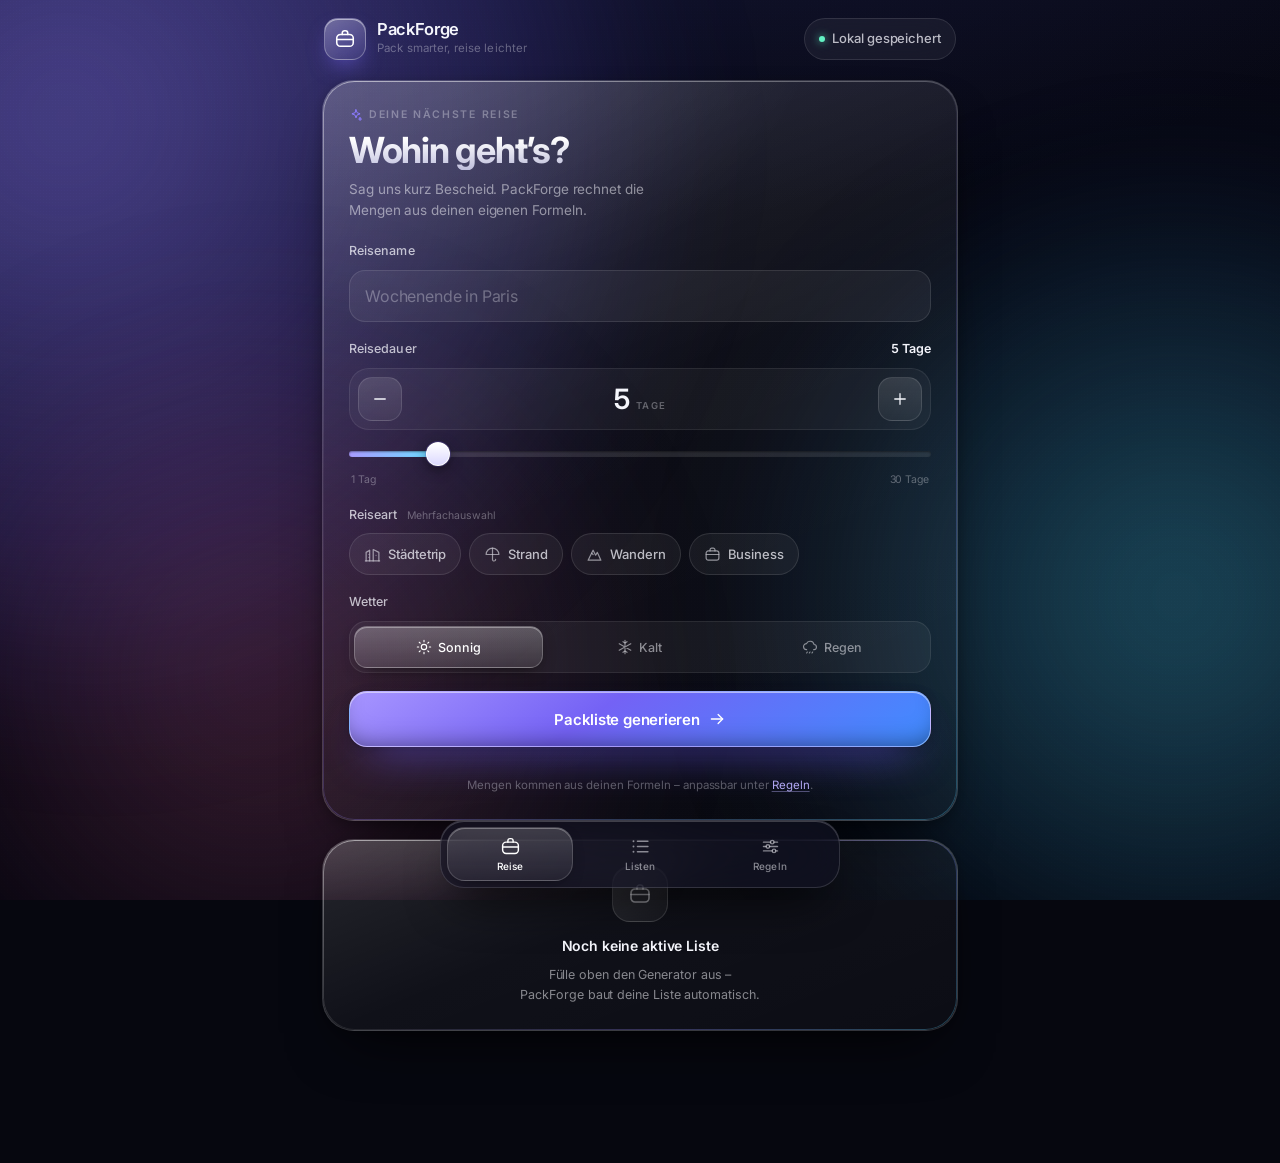
<file: index.html>
<!DOCTYPE html>
<html lang="de">
<head>
  <meta charset="utf-8">
  <meta name="viewport" content="width=device-width, initial-scale=1, viewport-fit=cover">
  <title>PackForge – Smarte Packliste</title>
  <meta name="description" content="PackForge rechnet deine Packliste aus Reisedauer, Reiseart und Wetter – mit eigenen Pack-Formeln. Ruhige Glas-Oberfläche, offline-fähig.">
  <meta name="theme-color" content="#06070f">
  <meta name="color-scheme" content="dark">
  <meta name="mobile-web-app-capable" content="yes">
  <meta name="apple-mobile-web-app-capable" content="yes">
  <meta name="apple-mobile-web-app-status-bar-style" content="black-translucent">
  <meta name="apple-mobile-web-app-title" content="PackForge">
  <link rel="manifest" href="manifest.webmanifest">
  <link rel="icon" href="icons/favicon-32.png" sizes="32x32" type="image/png">
  <link rel="apple-touch-icon" href="icons/apple-touch-icon.png">
  <link rel="preconnect" href="https://fonts.googleapis.com">
  <link rel="preconnect" href="https://fonts.gstatic.com" crossorigin>
  <link rel="stylesheet" href="https://fonts.googleapis.com/css2?family=Inter:wght@400;500;600;700&display=swap">
  <link rel="stylesheet" href="app.css">
</head>
<body>
  <!-- Minimal line icon set. No emojis anywhere in this app. -->
  <svg class="sprite" aria-hidden="true" focusable="false">
    <defs>
      <symbol id="i-logo" viewBox="0 0 24 24">
        <rect x="3" y="7" width="18" height="13" rx="4"/>
        <path d="M9 7V5.5A2.5 2.5 0 0 1 11.5 3h1A2.5 2.5 0 0 1 15 5.5V7"/>
        <path d="M3 12.5h18"/>
      </symbol>
      <symbol id="i-city" viewBox="0 0 24 24">
        <path d="M3 21V9l5-3v15"/>
        <path d="M13 21V5l8 4v12"/>
        <path d="M2 21h20"/>
        <circle cx="7" cy="12" r=".8" fill="currentColor" stroke="none"/>
        <circle cx="7" cy="16" r=".8" fill="currentColor" stroke="none"/>
        <circle cx="17" cy="13" r=".8" fill="currentColor" stroke="none"/>
      </symbol>
      <symbol id="i-beach" viewBox="0 0 24 24">
        <path d="M12 3a9 9 0 0 1 9 9H3a9 9 0 0 1 9-9Z"/>
        <path d="M12 3v9"/>
        <path d="M12 12v7a2.2 2.2 0 0 0 4.4 0"/>
      </symbol>
      <symbol id="i-hike" viewBox="0 0 24 24">
        <path d="M3 20 10 6l3.6 7L16 9l5 11Z"/>
        <path d="m8 10 2 2"/>
      </symbol>
      <symbol id="i-business" viewBox="0 0 24 24">
        <rect x="3" y="7" width="18" height="13" rx="3"/>
        <path d="M8.5 7V5.5A2.5 2.5 0 0 1 11 3h2a2.5 2.5 0 0 1 2.5 2.5V7"/>
        <path d="M3 12h18"/>
      </symbol>
      <symbol id="i-sun" viewBox="0 0 24 24">
        <circle cx="12" cy="12" r="4"/>
        <path d="M12 2v2M12 20v2M2 12h2M20 12h2M4.9 4.9l1.4 1.4M17.7 17.7l1.4 1.4M19.1 4.9l-1.4 1.4M6.3 17.7l-1.4 1.4"/>
      </symbol>
      <symbol id="i-snow" viewBox="0 0 24 24">
        <path d="M12 2v20M3.3 7l17.4 10M20.7 7 3.3 17"/>
        <path d="M9 4l3 2 3-2M9 20l3-2 3 2"/>
      </symbol>
      <symbol id="i-rain" viewBox="0 0 24 24">
        <path d="M7 16a4.5 4.5 0 0 1-.4-9A6 6 0 0 1 18 8.2 3.9 3.9 0 0 1 17.5 16"/>
        <path d="M8 19.5 7 21M12 19.5 11 21M16 19.5 15 21"/>
      </symbol>
      <symbol id="i-shirt" viewBox="0 0 24 24">
        <path d="m8 3-4.5 2.2L5 11l2-1v11h10V10l2 1 1.5-5.8L16 3a4 4 0 0 1-8 0Z"/>
      </symbol>
      <symbol id="i-pouch" viewBox="0 0 24 24">
        <rect x="3" y="7" width="18" height="13" rx="4"/>
        <path d="M8 7V5.5A2.5 2.5 0 0 1 10.5 3h3A2.5 2.5 0 0 1 16 5.5V7"/>
        <path d="M7.5 12h9"/>
      </symbol>
      <symbol id="i-doc" viewBox="0 0 24 24">
        <path d="M6 3h8l4 4v14H6z"/>
        <path d="M14 3v5h4"/>
        <path d="M9 13h6M9 17h4"/>
      </symbol>
      <symbol id="i-cable" viewBox="0 0 24 24">
        <path d="M9 3v4M15 3v4"/>
        <path d="M6 7h12v4a6 6 0 0 1-12 0Z"/>
        <path d="M12 17v4"/>
      </symbol>
      <symbol id="i-box" viewBox="0 0 24 24">
        <path d="m12 3 9 5-9 5-9-5Z"/>
        <path d="m3 8v8l9 5 9-5V8"/>
        <path d="M12 13v8"/>
      </symbol>
      <symbol id="i-check" viewBox="0 0 24 24">
        <path d="m5 12.5 4.5 4.5L19 7.5"/>
      </symbol>
      <symbol id="i-plus" viewBox="0 0 24 24">
        <path d="M12 5v14M5 12h14"/>
      </symbol>
      <symbol id="i-minus" viewBox="0 0 24 24">
        <path d="M5 12h14"/>
      </symbol>
      <symbol id="i-trash" viewBox="0 0 24 24">
        <path d="M4 7h16"/>
        <path d="M9 7V5.5A2.5 2.5 0 0 1 11.5 3h1A2.5 2.5 0 0 1 15 5.5V7"/>
        <path d="M6 7v11.5A2.5 2.5 0 0 0 8.5 21h7a2.5 2.5 0 0 0 2.5-2.5V7"/>
        <path d="M10 11v6M14 11v6"/>
      </symbol>
      <symbol id="i-download" viewBox="0 0 24 24">
        <path d="M12 3v12"/>
        <path d="m7 11 5 5 5-5"/>
        <path d="M4 20h16"/>
      </symbol>
      <symbol id="i-upload" viewBox="0 0 24 24">
        <path d="M12 17V5"/>
        <path d="m7 9 5-5 5 5"/>
        <path d="M4 20h16"/>
      </symbol>
      <symbol id="i-reset" viewBox="0 0 24 24">
        <path d="M3.5 12a8.5 8.5 0 1 0 2.9-6.4"/>
        <path d="M3 4v5h5"/>
      </symbol>
      <symbol id="i-list" viewBox="0 0 24 24">
        <path d="M8.5 6h12M8.5 12h12M8.5 18h12"/>
        <circle cx="4" cy="6" r="1.1" fill="currentColor" stroke="none"/>
        <circle cx="4" cy="12" r="1.1" fill="currentColor" stroke="none"/>
        <circle cx="4" cy="18" r="1.1" fill="currentColor" stroke="none"/>
      </symbol>
      <symbol id="i-sliders" viewBox="0 0 24 24">
        <path d="M4 7h8M16 7h4M4 12h3M11 12h9M4 17h10M18 17h2"/>
        <circle cx="14" cy="7" r="2"/>
        <circle cx="9" cy="12" r="2"/>
        <circle cx="16" cy="17" r="2"/>
      </symbol>
      <symbol id="i-x" viewBox="0 0 24 24">
        <path d="M6 6l12 12M18 6 6 18"/>
      </symbol>
      <symbol id="i-arrow" viewBox="0 0 24 24">
        <path d="M4.5 12h15"/>
        <path d="m13.5 6 6 6-6 6"/>
      </symbol>
      <symbol id="i-chevron" viewBox="0 0 24 24">
        <path d="m6 9 6 6 6-6"/>
      </symbol>
      <symbol id="i-sparkle" viewBox="0 0 24 24">
        <path d="m12 3 1.9 5.1L19 10l-5.1 1.9L12 17l-1.9-5.1L5 10l5.1-1.9Z"/>
        <path d="M19 16.5l.7 1.8 1.8.7-1.8.7-.7 1.8-.7-1.8-1.8-.7 1.8-.7Z"/>
      </symbol>
      <symbol id="i-pin" viewBox="0 0 24 24">
        <path d="M12 21s7-6.2 7-11a7 7 0 1 0-14 0c0 4.8 7 11 7 11Z"/>
        <circle cx="12" cy="10" r="2.5"/>
      </symbol>
      <symbol id="i-calendar" viewBox="0 0 24 24">
        <rect x="3" y="5" width="18" height="16" rx="3"/>
        <path d="M8 3v4M16 3v4M3 10h18"/>
      </symbol>
    </defs>
  </svg>

  <div class="aurora" aria-hidden="true">
    <span class="aurora__blob aurora__blob--violet"></span>
    <span class="aurora__blob aurora__blob--cyan"></span>
    <span class="aurora__blob aurora__blob--rose"></span>
    <span class="aurora__grain"></span>
  </div>

  <div class="app">
    <header class="topbar">
      <div class="brand">
        <span class="brand__mark" aria-hidden="true">
          <svg viewBox="0 0 24 24"><use href="#i-logo"></use></svg>
        </span>
        <span class="brand__text">
          <span class="brand__name">PackForge</span>
          <span class="brand__sub">Pack smarter, reise leichter</span>
        </span>
      </div>
      <span class="chip chip--status"><i></i>Lokal gespeichert</span>
    </header>

    <main class="main">
      <!-- ================= REISE ================= -->
      <section class="view" id="view-plan" aria-labelledby="tab-plan">
        <div class="glass hero">
          <div class="hero__intro">
            <p class="eyebrow"><svg class="ic" viewBox="0 0 24 24" aria-hidden="true"><use href="#i-sparkle"></use></svg>Deine nächste Reise</p>
            <h1 class="hero__title">Wohin geht&rsquo;s?</h1>
            <p class="hero__lede">Sag uns kurz Bescheid. PackForge rechnet die Mengen aus deinen eigenen Formeln.</p>
          </div>

          <form id="trip-form" autocomplete="off" novalidate>
            <div class="field">
              <label class="field__label" for="trip-name">Reisename</label>
              <input class="input" id="trip-name" name="name" type="text" maxlength="40"
                     placeholder="Wochenende in Paris" enterkeyhint="done">
            </div>

            <div class="field">
              <div class="field__head">
                <label class="field__label" for="trip-days">Reisedauer</label>
                <span class="field__value" id="days-out">5 Tage</span>
              </div>
              <div class="days">
                <button class="days__btn" type="button" data-step="-1" aria-label="Einen Tag weniger">
                  <svg class="ic" viewBox="0 0 24 24" aria-hidden="true"><use href="#i-minus"></use></svg>
                </button>
                <div class="days__readout" aria-hidden="true">
                  <span class="days__number" id="days-number">5</span>
                  <span class="days__unit">TAGE</span>
                </div>
                <button class="days__btn" type="button" data-step="1" aria-label="Einen Tag mehr">
                  <svg class="ic" viewBox="0 0 24 24" aria-hidden="true"><use href="#i-plus"></use></svg>
                </button>
              </div>
              <input class="range" id="trip-days" name="days" type="range" min="1" max="30" step="1" value="5"
                     aria-label="Anzahl Reisetage">
              <div class="range__scale" aria-hidden="true"><span>1 Tag</span><span>30 Tage</span></div>
            </div>

            <div class="field">
              <span class="field__label">Reiseart <span class="field__optional">Mehrfachauswahl</span></span>
              <div class="chips" role="group" aria-label="Reiseart">
                <button class="chip" type="button" data-type="Städtetrip" aria-pressed="false">
                  <svg class="ic" viewBox="0 0 24 24" aria-hidden="true"><use href="#i-city"></use></svg>Städtetrip
                </button>
                <button class="chip" type="button" data-type="Strand" aria-pressed="false">
                  <svg class="ic" viewBox="0 0 24 24" aria-hidden="true"><use href="#i-beach"></use></svg>Strand
                </button>
                <button class="chip" type="button" data-type="Wandern" aria-pressed="false">
                  <svg class="ic" viewBox="0 0 24 24" aria-hidden="true"><use href="#i-hike"></use></svg>Wandern
                </button>
                <button class="chip" type="button" data-type="Business" aria-pressed="false">
                  <svg class="ic" viewBox="0 0 24 24" aria-hidden="true"><use href="#i-business"></use></svg>Business
                </button>
              </div>
            </div>

            <div class="field">
              <span class="field__label">Wetter</span>
              <div class="segmented" role="group" aria-label="Wetter">
                <button class="segmented__item" type="button" data-weather="Sonnig" aria-pressed="true">
                  <svg class="ic" viewBox="0 0 24 24" aria-hidden="true"><use href="#i-sun"></use></svg>Sonnig
                </button>
                <button class="segmented__item" type="button" data-weather="Kalt" aria-pressed="false">
                  <svg class="ic" viewBox="0 0 24 24" aria-hidden="true"><use href="#i-snow"></use></svg>Kalt
                </button>
                <button class="segmented__item" type="button" data-weather="Regen" aria-pressed="false">
                  <svg class="ic" viewBox="0 0 24 24" aria-hidden="true"><use href="#i-rain"></use></svg>Regen
                </button>
              </div>
            </div>

            <button class="btn btn--primary btn--block" type="submit" id="generate-btn">
              <span>Packliste generieren</span>
              <svg class="ic" viewBox="0 0 24 24" aria-hidden="true"><use href="#i-arrow"></use></svg>
            </button>
            <p class="footnote">Mengen kommen aus deinen Formeln – anpassbar unter <button class="link" type="button" data-tab="rules">Regeln</button>.</p>
          </form>
        </div>

        <div id="active-root" class="stack"></div>
      </section>

      <!-- ================= LISTEN ================= -->
      <section class="view" id="view-lists" hidden aria-labelledby="tab-lists">
        <div class="section-head">
          <div>
            <p class="eyebrow">Gespeichert</p>
            <h2 class="section-title">Deine Reisen</h2>
          </div>
          <span class="pill" id="archive-count">0 Listen</span>
        </div>
        <div id="archive-root" class="stack"></div>
      </section>

      <!-- ================= REGELN & DATEN ================= -->
      <section class="view" id="view-rules" hidden aria-labelledby="tab-rules">
        <div class="section-head">
          <div>
            <p class="eyebrow">Rule Configurator</p>
            <h2 class="section-title">Pack-Formeln</h2>
          </div>
          <button class="btn btn--soft btn--sm" type="button" data-act="reset-rules">
            <svg class="ic" viewBox="0 0 24 24" aria-hidden="true"><use href="#i-reset"></use></svg>Standard
          </button>
        </div>

        <div class="glass rules-card">
          <p class="rules-card__lede">Lege fest, wie viele Stücke pro Tag berechnet werden. Der Puffer kommt obendrauf.</p>
          <div id="rules-root" class="rules"></div>
          <p class="rules-card__preview" id="rules-preview" aria-live="polite"></p>
        </div>

        <div class="glass">
          <div class="card-head">
            <h2 class="card-title">Daten</h2>
            <span class="pill">Nur lokal</span>
          </div>
          <p class="muted">Alle Listen und Formeln liegen auf diesem Gerät. Sichere sie als JSON oder spiele ein Backup zurück.</p>
          <div class="stat-grid" id="storage-stats"></div>
          <div class="btn-row">
            <button class="btn btn--soft" type="button" data-act="export">
              <svg class="ic" viewBox="0 0 24 24" aria-hidden="true"><use href="#i-download"></use></svg>Exportieren
            </button>
            <button class="btn btn--soft" type="button" data-act="import">
              <svg class="ic" viewBox="0 0 24 24" aria-hidden="true"><use href="#i-upload"></use></svg>Importieren
            </button>
            <input type="file" id="import-file" accept="application/json,.json" hidden>
          </div>
          <div class="rule-divider"></div>
          <button class="btn btn--danger btn--block" type="button" data-act="reset">
            <svg class="ic" viewBox="0 0 24 24" aria-hidden="true"><use href="#i-trash"></use></svg>Alle Daten löschen
          </button>
          <p class="footnote footnote--center">PackForge 2.0 · Keine Cloud, kein Tracking.</p>
        </div>
      </section>
    </main>

    <nav class="dock" aria-label="Hauptnavigation">
      <button class="dock__item" id="tab-plan" type="button" data-tab="plan" aria-current="page">
        <svg class="ic" viewBox="0 0 24 24" aria-hidden="true"><use href="#i-logo"></use></svg>
        <span>Reise</span>
      </button>
      <button class="dock__item" id="tab-lists" type="button" data-tab="lists">
        <svg class="ic" viewBox="0 0 24 24" aria-hidden="true"><use href="#i-list"></use></svg>
        <span>Listen</span>
        <span class="dock__badge" id="tab-badge" hidden>0</span>
      </button>
      <button class="dock__item" id="tab-rules" type="button" data-tab="rules">
        <svg class="ic" viewBox="0 0 24 24" aria-hidden="true"><use href="#i-sliders"></use></svg>
        <span>Regeln</span>
      </button>
    </nav>
  </div>

  <div class="toast" id="toast" role="status" aria-live="polite"></div>

  <div class="modal" id="modal" hidden>
    <div class="modal__backdrop" data-modal-close></div>
    <div class="modal__sheet glass" role="dialog" aria-modal="true" aria-labelledby="modal-title">
      <h2 class="modal__title" id="modal-title">Sicher?</h2>
      <p class="modal__text" id="modal-text"></p>
      <div class="modal__actions">
        <button class="btn btn--soft" type="button" data-modal-close>Abbrechen</button>
        <button class="btn btn--danger" type="button" id="modal-confirm">Bestätigen</button>
      </div>
    </div>
  </div>

  <noscript>
    <div class="noscript glass">PackForge benötigt JavaScript, um deine Packliste zu berechnen.</div>
  </noscript>

  <script src="packing.js"></script>
  <script src="app.js"></script>
</body>
</html>
</file>
<file: app.css>
/* ============================================================
   PACKFORGE - Apple Liquid Glass design system
   Frosted translucent layers, luminous edges, soft depth.
   No emojis, no pixel art.
   ============================================================ */

:root {
  --ink: #f5f6fc;
  --ink-soft: rgba(245, 246, 252, 0.74);
  --ink-muted: rgba(245, 246, 252, 0.52);
  --ink-faint: rgba(245, 246, 252, 0.34);
  --violet: #8c7bff;
  --violet-deep: #5b4ce6;
  --cyan: #4fd7ff;
  --mint: #63f2c4;
  --rose: #ff7ab8;
  --danger: #ff8a9d;
  --stroke: rgba(255, 255, 255, 0.15);
  --stroke-soft: rgba(255, 255, 255, 0.08);
  --glass: linear-gradient(158deg, rgba(255, 255, 255, 0.13), rgba(255, 255, 255, 0.045) 44%, rgba(255, 255, 255, 0.028));
  --glass-inset: rgba(255, 255, 255, 0.055);
  --r-xl: 32px;
  --r-lg: 24px;
  --r-md: 18px;
  --r-sm: 13px;
  --ease: cubic-bezier(0.22, 0.85, 0.25, 1);
  --spring: cubic-bezier(0.34, 1.42, 0.64, 1);
  --shadow-card: 0 30px 60px -28px rgba(0, 0, 0, 0.9), 0 2px 12px rgba(0, 0, 0, 0.22);
}

*,
*::before,
*::after {
  box-sizing: border-box;
  margin: 0;
  padding: 0;
}

html {
  -webkit-text-size-adjust: 100%;
  scroll-behavior: smooth;
}

body {
  min-height: 100vh;
  min-height: 100dvh;
  background: #06070f;
  color: var(--ink);
  font-family: -apple-system, BlinkMacSystemFont, "SF Pro Display", "SF Pro Text", "Inter", "Helvetica Neue", system-ui, sans-serif;
  font-size: 15px;
  line-height: 1.5;
  letter-spacing: -0.005em;
  -webkit-font-smoothing: antialiased;
  -moz-osx-font-smoothing: grayscale;
  overflow-x: hidden;
  text-rendering: optimizeLegibility;
  overscroll-behavior-y: none;
}

/* ---------------- ambient light ---------------- */

.aurora {
  position: fixed;
  inset: 0;
  z-index: 0;
  overflow: hidden;
  pointer-events: none;
  background:
    radial-gradient(120% 80% at 50% -20%, #141634 0%, transparent 55%),
    linear-gradient(180deg, #080916 0%, #05060e 45%, #04050c 100%);
}

.aurora__blob {
  position: absolute;
  display: block;
  border-radius: 50%;
  filter: blur(72px);
  opacity: 0.55;
  will-change: transform;
}

.aurora__blob--violet {
  width: 78vw;
  height: 78vw;
  top: -22vw;
  left: -26vw;
  background: radial-gradient(circle at 40% 40%, rgba(140, 123, 255, 0.95), rgba(91, 76, 230, 0.25) 62%, transparent 72%);
  animation: drift-a 26s var(--ease) infinite alternate;
}

.aurora__blob--cyan {
  width: 68vw;
  height: 68vw;
  top: 18vh;
  right: -26vw;
  background: radial-gradient(circle at 50% 50%, rgba(79, 215, 255, 0.62), rgba(40, 120, 200, 0.16) 60%, transparent 72%);
  animation: drift-b 32s var(--ease) infinite alternate;
}

.aurora__blob--rose {
  width: 60vw;
  height: 60vw;
  bottom: -18vh;
  left: -10vw;
  background: radial-gradient(circle at 50% 50%, rgba(255, 122, 184, 0.4), rgba(160, 60, 140, 0.12) 62%, transparent 74%);
  animation: drift-c 29s var(--ease) infinite alternate;
}

.aurora__grain {
  position: absolute;
  inset: 0;
  background-image: radial-gradient(rgba(255, 255, 255, 0.65) 0.5px, transparent 0.6px);
  background-size: 3px 3px;
  opacity: 0.05;
  mix-blend-mode: overlay;
}

@keyframes drift-a {
  from { transform: translate3d(0, 0, 0) scale(1); }
  to { transform: translate3d(8vw, 6vh, 0) scale(1.12); }
}

@keyframes drift-b {
  from { transform: translate3d(0, 0, 0) scale(1.05); }
  to { transform: translate3d(-10vw, -8vh, 0) scale(1); }
}

@keyframes drift-c {
  from { transform: translate3d(0, 0, 0) scale(1); }
  to { transform: translate3d(6vw, -6vh, 0) scale(1.16); }
}

/* ---------------- layout ---------------- */

.sprite {
  position: absolute;
  width: 0;
  height: 0;
  overflow: hidden;
}

.app {
  position: relative;
  z-index: 1;
  width: 100%;
  max-width: 640px;
  margin: 0 auto;
  min-height: 100vh;
  min-height: 100dvh;
  padding: 0 16px calc(132px + env(safe-area-inset-bottom));
}

.topbar {
  display: flex;
  align-items: center;
  justify-content: space-between;
  gap: 12px;
  padding: calc(env(safe-area-inset-top) + 18px) 2px 16px;
}

.brand {
  display: flex;
  align-items: center;
  gap: 11px;
  min-width: 0;
}

.brand__mark {
  display: grid;
  place-items: center;
  width: 42px;
  height: 42px;
  flex: none;
  border-radius: 14px;
  background: linear-gradient(150deg, rgba(255, 255, 255, 0.32), rgba(255, 255, 255, 0.08));
  border: 1px solid rgba(255, 255, 255, 0.28);
  box-shadow: 0 10px 24px -10px rgba(120, 105, 255, 0.9), inset 0 1px 0 rgba(255, 255, 255, 0.5);
  backdrop-filter: blur(18px) saturate(180%);
  -webkit-backdrop-filter: blur(18px) saturate(180%);
}

.brand__mark svg {
  width: 22px;
  height: 22px;
  fill: none;
  stroke: #fff;
  stroke-width: 1.7;
  stroke-linecap: round;
  stroke-linejoin: round;
}

.brand__text {
  display: flex;
  flex-direction: column;
  min-width: 0;
}

.brand__name {
  font-size: 16.5px;
  font-weight: 600;
  letter-spacing: -0.02em;
  line-height: 1.2;
}

.brand__sub {
  font-size: 11.5px;
  color: var(--ink-faint);
  letter-spacing: 0.01em;
  white-space: nowrap;
  overflow: hidden;
  text-overflow: ellipsis;
}

.chip--status {
  display: none;
  align-items: center;
  gap: 6px;
  height: 30px;
  padding: 0 11px;
  border-radius: 999px;
  background: rgba(255, 255, 255, 0.06);
  border: 1px solid var(--stroke-soft);
  color: var(--ink-muted);
  font-size: 11px;
  font-weight: 500;
  letter-spacing: 0.02em;
  white-space: nowrap;
  backdrop-filter: blur(16px);
  -webkit-backdrop-filter: blur(16px);
}

.chip--status i {
  width: 6px;
  height: 6px;
  border-radius: 50%;
  background: var(--mint);
  box-shadow: 0 0 8px rgba(99, 242, 196, 0.9);
}

.main {
  display: block;
  padding-top: 4px;
}

.view {
  display: flex;
  flex-direction: column;
  gap: 18px;
  animation: view-in 0.45s var(--ease) both;
}

.view[hidden] {
  display: none;
}

@keyframes view-in {
  from { opacity: 0; transform: translateY(8px); }
  to { opacity: 1; transform: none; }
}

.stack {
  display: flex;
  flex-direction: column;
  gap: 18px;
}

/* ---------------- glass surface ---------------- */

.glass {
  position: relative;
  border-radius: var(--r-xl);
  background: var(--glass);
  border: 1px solid var(--stroke);
  box-shadow:
    var(--shadow-card),
    inset 0 1px 0 rgba(255, 255, 255, 0.22),
    inset 0 -1px 0 rgba(255, 255, 255, 0.04);
  backdrop-filter: blur(30px) saturate(180%);
  -webkit-backdrop-filter: blur(30px) saturate(180%);
  padding: 22px;
  isolation: isolate;
}

.glass::before {
  content: "";
  position: absolute;
  inset: 0;
  border-radius: inherit;
  background: radial-gradient(120% 90% at 12% -20%, rgba(255, 255, 255, 0.18), transparent 58%);
  pointer-events: none;
  z-index: -1;
}

/* luminous gradient hairline around every glass card */
@supports ((mask-composite: exclude) or (-webkit-mask-composite: xor)) {
  .glass::after {
    content: "";
    position: absolute;
    inset: 0;
    border-radius: inherit;
    padding: 1px;
    background: linear-gradient(
      145deg,
      rgba(255, 255, 255, 0.55) 0%,
      rgba(255, 255, 255, 0.06) 34%,
      rgba(140, 123, 255, 0.32) 66%,
      rgba(79, 215, 255, 0.34) 100%
    );
    -webkit-mask: linear-gradient(#000 0 0) content-box, linear-gradient(#000 0 0);
    mask: linear-gradient(#000 0 0) content-box, linear-gradient(#000 0 0);
    -webkit-mask-composite: xor;
    mask-composite: exclude;
    opacity: 0.8;
    pointer-events: none;
  }
}

@supports not ((backdrop-filter: blur(2px)) or (-webkit-backdrop-filter: blur(2px))) {
  .glass {
    background: linear-gradient(158deg, rgba(28, 30, 52, 0.97), rgba(16, 17, 32, 0.97));
  }
}

/* ---------------- type ---------------- */

.eyebrow {
  display: flex;
  align-items: center;
  gap: 6px;
  font-size: 10.5px;
  font-weight: 600;
  letter-spacing: 0.16em;
  text-transform: uppercase;
  color: var(--ink-faint);
}

.eyebrow .ic {
  width: 14px;
  height: 14px;
  color: var(--violet);
}

.hero__title {
  margin-top: 8px;
  font-size: clamp(28px, 8.2vw, 36px);
  font-weight: 700;
  line-height: 1.08;
  letter-spacing: -0.035em;
  background: linear-gradient(180deg, #ffffff 20%, rgba(226, 226, 255, 0.78));
  -webkit-background-clip: text;
  background-clip: text;
  color: transparent;
}

.hero__lede {
  margin-top: 9px;
  font-size: 13.5px;
  line-height: 1.55;
  color: var(--ink-muted);
  max-width: 34ch;
}

.section-head {
  display: flex;
  align-items: flex-end;
  justify-content: space-between;
  gap: 12px;
  padding: 6px 4px 0;
}

.section-title {
  margin-top: 5px;
  font-size: 25px;
  font-weight: 700;
  letter-spacing: -0.03em;
  line-height: 1.15;
}

.pill {
  display: inline-flex;
  align-items: center;
  height: 26px;
  padding: 0 10px;
  border-radius: 999px;
  background: rgba(255, 255, 255, 0.07);
  border: 1px solid var(--stroke-soft);
  color: var(--ink-muted);
  font-size: 11px;
  font-weight: 500;
  white-space: nowrap;
}

.muted {
  color: var(--ink-muted);
  font-size: 13.5px;
  line-height: 1.6;
}

.footnote {
  margin-top: 12px;
  font-size: 11.5px;
  line-height: 1.5;
  color: var(--ink-faint);
  text-align: center;
}

.footnote--center {
  margin-top: 14px;
}

.link {
  appearance: none;
  background: none;
  border: 0;
  padding: 0;
  font: inherit;
  color: rgba(190, 180, 255, 0.95);
  cursor: pointer;
  text-decoration: underline;
  text-decoration-color: rgba(190, 180, 255, 0.4);
  text-underline-offset: 2px;
}

.ic {
  width: 20px;
  height: 20px;
  fill: none;
  stroke: currentColor;
  stroke-width: 1.7;
  stroke-linecap: round;
  stroke-linejoin: round;
  flex: none;
}

/* ---------------- hero / generator ---------------- */

.hero {
  padding: 26px 22px 22px;
}

.hero__intro {
  margin-bottom: 22px;
}

#trip-form {
  display: flex;
  flex-direction: column;
  gap: 18px;
}

.field {
  display: flex;
  flex-direction: column;
  gap: 9px;
}

.field__head {
  display: flex;
  align-items: center;
  justify-content: space-between;
  gap: 10px;
}

.field__label {
  font-size: 12.5px;
  font-weight: 500;
  color: var(--ink-soft);
  letter-spacing: 0.005em;
}

.field__optional {
  margin-left: 6px;
  font-size: 10.5px;
  font-weight: 400;
  color: var(--ink-faint);
}

.field__value {
  font-size: 12.5px;
  font-weight: 600;
  color: var(--ink);
  font-variant-numeric: tabular-nums;
}

.input {
  width: 100%;
  height: 52px;
  padding: 0 15px;
  border-radius: 16px;
  border: 1px solid rgba(255, 255, 255, 0.11);
  background: rgba(255, 255, 255, 0.055);
  color: var(--ink);
  font-family: inherit;
  font-size: 16px;
  letter-spacing: -0.01em;
  outline: none;
  transition: border-color 0.22s var(--ease), box-shadow 0.22s var(--ease), background 0.22s var(--ease);
  -webkit-appearance: none;
  appearance: none;
}

.input::placeholder {
  color: rgba(245, 246, 252, 0.32);
}

.input:focus {
  border-color: rgba(156, 143, 255, 0.75);
  background: rgba(255, 255, 255, 0.085);
  box-shadow: 0 0 0 4px rgba(140, 123, 255, 0.16), inset 0 1px 0 rgba(255, 255, 255, 0.08);
}

.input:focus-visible {
  outline: none;
}

/* days: steppers + slider */

.days {
  display: flex;
  align-items: center;
  gap: 10px;
  padding: 8px;
  border-radius: 20px;
  background: rgba(255, 255, 255, 0.045);
  border: 1px solid var(--stroke-soft);
}

.days__btn {
  display: grid;
  place-items: center;
  width: 44px;
  height: 44px;
  flex: none;
  border-radius: 14px;
  border: 1px solid rgba(255, 255, 255, 0.12);
  background: linear-gradient(180deg, rgba(255, 255, 255, 0.12), rgba(255, 255, 255, 0.05));
  color: var(--ink);
  cursor: pointer;
  transition: transform 0.18s var(--spring), background 0.18s var(--ease), border-color 0.18s var(--ease);
  -webkit-tap-highlight-color: transparent;
}

.days__btn .ic {
  width: 18px;
  height: 18px;
}

.days__btn:hover {
  background: linear-gradient(180deg, rgba(255, 255, 255, 0.18), rgba(255, 255, 255, 0.08));
}

.days__btn:active {
  transform: scale(0.92);
}

.days__readout {
  flex: 1;
  display: flex;
  align-items: baseline;
  justify-content: center;
  gap: 6px;
}

.days__number {
  font-size: 28px;
  font-weight: 600;
  letter-spacing: -0.04em;
  line-height: 1;
  font-variant-numeric: tabular-nums;
}

.days__unit {
  font-size: 9.5px;
  font-weight: 600;
  letter-spacing: 0.16em;
  color: var(--ink-faint);
}

.range {
  width: 100%;
  height: 26px;
  margin: 2px 0 0;
  padding: 0;
  background: transparent;
  -webkit-appearance: none;
  appearance: none;
  cursor: pointer;
  --fill: 14%;
}

.range:focus-visible {
  outline: none;
}

.range::-webkit-slider-runnable-track {
  height: 6px;
  border-radius: 999px;
  background: linear-gradient(90deg,
      #a99bff 0%,
      #6fd9ff var(--fill),
      rgba(255, 255, 255, 0.12) var(--fill),
      rgba(255, 255, 255, 0.09) 100%);
  box-shadow: inset 0 1px 2px rgba(0, 0, 0, 0.4);
}

.range::-moz-range-track {
  height: 6px;
  border-radius: 999px;
  background: rgba(255, 255, 255, 0.12);
}

.range::-moz-range-progress {
  height: 6px;
  border-radius: 999px;
  background: linear-gradient(90deg, #a99bff, #6fd9ff);
}

.range::-webkit-slider-thumb {
  -webkit-appearance: none;
  appearance: none;
  width: 24px;
  height: 24px;
  margin-top: -9px;
  border-radius: 50%;
  background: linear-gradient(180deg, #ffffff, #dcd9ff);
  border: 1px solid rgba(255, 255, 255, 0.9);
  box-shadow: 0 4px 14px rgba(0, 0, 0, 0.45), 0 0 0 1px rgba(120, 100, 255, 0.25);
  transition: transform 0.18s var(--spring);
}

.range::-moz-range-thumb {
  width: 24px;
  height: 24px;
  border-radius: 50%;
  background: #fff;
  border: 1px solid rgba(255, 255, 255, 0.9);
  box-shadow: 0 4px 14px rgba(0, 0, 0, 0.45);
}

.range:active::-webkit-slider-thumb {
  transform: scale(1.14);
}

.range:focus-visible::-webkit-slider-thumb {
  box-shadow: 0 0 0 5px rgba(140, 123, 255, 0.28), 0 4px 14px rgba(0, 0, 0, 0.45);
}

.range__scale {
  display: flex;
  justify-content: space-between;
  margin-top: -4px;
  padding: 0 2px;
  font-size: 10.5px;
  color: var(--ink-faint);
}

/* chips */

.chips {
  display: flex;
  flex-wrap: wrap;
  gap: 8px;
}

.chip {
  display: inline-flex;
  align-items: center;
  gap: 7px;
  height: 42px;
  padding: 0 14px;
  border-radius: 999px;
  border: 1px solid rgba(255, 255, 255, 0.11);
  background: rgba(255, 255, 255, 0.05);
  color: var(--ink-soft);
  font-family: inherit;
  font-size: 13px;
  font-weight: 500;
  letter-spacing: -0.005em;
  cursor: pointer;
  transition: transform 0.2s var(--spring), background 0.24s var(--ease), border-color 0.24s var(--ease), box-shadow 0.24s var(--ease), color 0.24s var(--ease);
  -webkit-tap-highlight-color: transparent;
}

.chip .ic {
  width: 17px;
  height: 17px;
  opacity: 0.75;
}

.chip:hover {
  background: rgba(255, 255, 255, 0.09);
  color: var(--ink);
}

.chip:active {
  transform: scale(0.96);
}

.chip[aria-pressed="true"] {
  color: #fff;
  border-color: rgba(178, 168, 255, 0.55);
  background: linear-gradient(150deg, rgba(140, 123, 255, 0.5), rgba(79, 215, 255, 0.22));
  box-shadow: 0 10px 26px -14px rgba(120, 100, 255, 0.95), inset 0 1px 0 rgba(255, 255, 255, 0.32);
}

.chip[aria-pressed="true"] .ic {
  opacity: 1;
}

/* segmented control */

.segmented {
  display: grid;
  grid-template-columns: repeat(3, 1fr);
  gap: 3px;
  padding: 4px;
  border-radius: 17px;
  background: rgba(255, 255, 255, 0.05);
  border: 1px solid var(--stroke-soft);
}

.segmented__item {
  display: flex;
  align-items: center;
  justify-content: center;
  gap: 6px;
  height: 42px;
  border: 1px solid transparent;
  border-radius: 13px;
  background: transparent;
  color: var(--ink-muted);
  font-family: inherit;
  font-size: 12.5px;
  font-weight: 500;
  cursor: pointer;
  transition: background 0.26s var(--ease), color 0.26s var(--ease), box-shadow 0.26s var(--ease), transform 0.2s var(--spring);
  -webkit-tap-highlight-color: transparent;
}

.segmented__item .ic {
  width: 16px;
  height: 16px;
}

.segmented__item:active {
  transform: scale(0.97);
}

.segmented__item[aria-pressed="true"] {
  color: #fff;
  background: linear-gradient(180deg, rgba(255, 255, 255, 0.26), rgba(255, 255, 255, 0.1));
  border-color: rgba(255, 255, 255, 0.22);
  box-shadow: 0 6px 18px -8px rgba(0, 0, 0, 0.8), inset 0 1px 0 rgba(255, 255, 255, 0.34);
}

/* ---------------- buttons ---------------- */

.btn {
  display: inline-flex;
  align-items: center;
  justify-content: center;
  gap: 8px;
  min-height: 46px;
  padding: 0 16px;
  border-radius: 14px;
  border: 1px solid rgba(255, 255, 255, 0.12);
  background: rgba(255, 255, 255, 0.07);
  color: var(--ink);
  font-family: inherit;
  font-size: 13.5px;
  font-weight: 500;
  letter-spacing: -0.005em;
  cursor: pointer;
  transition: transform 0.18s var(--spring), background 0.24s var(--ease), box-shadow 0.24s var(--ease), border-color 0.24s var(--ease), opacity 0.24s var(--ease);
  -webkit-tap-highlight-color: transparent;
}

.btn .ic {
  width: 17px;
  height: 17px;
}

.btn:active {
  transform: scale(0.975);
}

.btn--primary {
  position: relative;
  height: 56px;
  border-radius: 18px;
  border: 1px solid rgba(255, 255, 255, 0.34);
  background: linear-gradient(145deg, #a795ff 0%, #7462f5 42%, #3f8dff 100%);
  color: #fff;
  font-size: 15px;
  font-weight: 600;
  letter-spacing: -0.015em;
  box-shadow:
    0 22px 44px -20px rgba(105, 90, 245, 0.95),
    0 2px 10px rgba(0, 0, 0, 0.3),
    inset 0 1px 0 rgba(255, 255, 255, 0.5),
    inset 0 -14px 26px -16px rgba(0, 0, 0, 0.55);
  overflow: hidden;
}

.btn--primary .ic {
  width: 18px;
  height: 18px;
  transition: transform 0.3s var(--ease);
}

.btn--primary::after {
  content: "";
  position: absolute;
  inset: 0;
  background: linear-gradient(105deg, transparent 32%, rgba(255, 255, 255, 0.32) 48%, transparent 62%);
  transform: translateX(-130%);
  pointer-events: none;
}

.btn--primary:hover {
  transform: translateY(-1px);
  box-shadow:
    0 26px 50px -20px rgba(105, 90, 245, 1),
    0 2px 10px rgba(0, 0, 0, 0.3),
    inset 0 1px 0 rgba(255, 255, 255, 0.55),
    inset 0 -14px 26px -16px rgba(0, 0, 0, 0.55);
}

.btn--primary:hover::after {
  animation: sheen 0.9s var(--ease);
}

.btn--primary:hover .ic {
  transform: translateX(3px);
}

.btn--primary:active {
  transform: scale(0.99) translateY(0);
}

@keyframes sheen {
  from { transform: translateX(-130%); }
  to { transform: translateX(130%); }
}

.btn--block {
  width: 100%;
}

.btn--soft {
  background: rgba(255, 255, 255, 0.075);
  border-color: rgba(255, 255, 255, 0.12);
  color: var(--ink-soft);
}

.btn--soft:hover {
  background: rgba(255, 255, 255, 0.12);
  color: var(--ink);
}

.btn--danger {
  background: rgba(255, 122, 148, 0.1);
  border-color: rgba(255, 138, 157, 0.28);
  color: #ffb6c2;
}

.btn--danger:hover {
  background: rgba(255, 122, 148, 0.18);
}

.btn--sm {
  min-height: 38px;
  padding: 0 12px;
  font-size: 12.5px;
  border-radius: 12px;
}

.btn--sm .ic {
  width: 15px;
  height: 15px;
}

.btn-row {
  display: flex;
  flex-wrap: wrap;
  gap: 9px;
  margin-top: 16px;
}

.btn-row .btn {
  flex: 1 1 auto;
}

/* ---------------- active trip ---------------- */

.trip {
  padding: 22px 18px 18px;
}

.trip__head {
  display: flex;
  align-items: center;
  justify-content: space-between;
  gap: 14px;
}

.trip__titles {
  min-width: 0;
}

.trip__name {
  margin-top: 4px;
  font-size: clamp(21px, 6.4vw, 27px);
  font-weight: 700;
  letter-spacing: -0.03em;
  line-height: 1.14;
  overflow-wrap: anywhere;
}

.trip__meta {
  display: flex;
  flex-wrap: wrap;
  gap: 6px;
  margin-top: 9px;
}

.trip__meta span {
  display: inline-flex;
  align-items: center;
  gap: 4px;
  height: 24px;
  padding: 0 9px;
  border-radius: 999px;
  background: rgba(255, 255, 255, 0.06);
  border: 1px solid var(--stroke-soft);
  color: var(--ink-muted);
  font-size: 10.5px;
  letter-spacing: 0.02em;
  white-space: nowrap;
}

.ring {
  position: relative;
  width: 104px;
  height: 104px;
  flex: none;
  display: grid;
  place-items: center;
}

.ring svg {
  position: absolute;
  inset: 0;
  width: 100%;
  height: 100%;
  transform: rotate(-90deg);
}

.ring circle {
  fill: none;
  stroke-width: 8;
  stroke-linecap: round;
}

.ring__track {
  stroke: rgba(255, 255, 255, 0.08);
}

.ring__value {
  stroke: url(#ringGrad);
  stroke-dasharray: 314.159;
  stroke-dashoffset: 314.159;
  transition: stroke-dashoffset 0.75s var(--ease);
}

.ring__center {
  position: relative;
  display: flex;
  flex-direction: column;
  align-items: center;
  line-height: 1;
}

.ring__center b {
  font-size: 23px;
  font-weight: 600;
  letter-spacing: -0.04em;
  font-variant-numeric: tabular-nums;
}

.ring__center b span {
  font-size: 12px;
  font-weight: 500;
  color: var(--ink-muted);
  margin-left: 1px;
}

.ring__center small {
  margin-top: 4px;
  font-size: 9px;
  letter-spacing: 0.1em;
  text-transform: uppercase;
  color: var(--ink-faint);
}

.trip__summary {
  display: flex;
  align-items: center;
  justify-content: space-between;
  gap: 10px;
  margin-top: 16px;
  padding: 11px 13px;
  border-radius: 14px;
  background: rgba(255, 255, 255, 0.045);
  border: 1px solid var(--stroke-soft);
  font-size: 12px;
  color: var(--ink-muted);
}

.trip__summary b {
  color: var(--ink);
  font-weight: 600;
  font-variant-numeric: tabular-nums;
}

/* category groups */

.group {
  margin-top: 18px;
}

.group__head {
  display: flex;
  align-items: center;
  gap: 9px;
  padding: 0 4px 8px;
}

.group__icon {
  display: grid;
  place-items: center;
  width: 28px;
  height: 28px;
  border-radius: 9px;
  background: rgba(255, 255, 255, 0.07);
  border: 1px solid var(--stroke-soft);
  color: var(--ink-soft);
}

.group__icon .ic {
  width: 15px;
  height: 15px;
}

.group__title {
  font-size: 12px;
  font-weight: 600;
  letter-spacing: 0.1em;
  text-transform: uppercase;
  color: var(--ink-soft);
}

.group__count {
  margin-left: auto;
  font-size: 10.5px;
  color: var(--ink-faint);
  font-variant-numeric: tabular-nums;
}

.items {
  list-style: none;
  display: flex;
  flex-direction: column;
  gap: 7px;
}

.item {
  display: grid;
  grid-template-columns: auto minmax(0, 1fr) auto auto;
  align-items: center;
  gap: 8px;
  padding: 9px 9px 9px 11px;
  border-radius: 16px;
  background: rgba(255, 255, 255, 0.042);
  border: 1px solid rgba(255, 255, 255, 0.07);
  transition: background 0.24s var(--ease), border-color 0.24s var(--ease), opacity 0.3s var(--ease), transform 0.24s var(--ease);
  animation: item-in 0.4s var(--ease) both;
  animation-delay: calc(var(--i, 0) * 22ms);
}

@keyframes item-in {
  from { opacity: 0; transform: translateY(7px); }
  to { opacity: 1; transform: none; }
}

.item:hover {
  background: rgba(255, 255, 255, 0.07);
  border-color: rgba(255, 255, 255, 0.11);
}

.item.is-packed {
  opacity: 0.52;
}

.item.is-packed .item__name {
  text-decoration: line-through;
  text-decoration-color: rgba(245, 246, 252, 0.45);
  text-decoration-thickness: 1.5px;
  color: var(--ink-muted);
}

.item__body {
  display: flex;
  align-items: baseline;
  gap: 7px;
  min-width: 0;
}

.item__name {
  font-size: 13.5px;
  font-weight: 450;
  color: var(--ink);
  overflow-wrap: anywhere;
  transition: color 0.3s var(--ease);
}

.item__note {
  flex: none;
  font-size: 9px;
  font-weight: 600;
  letter-spacing: 0.08em;
  text-transform: uppercase;
  color: rgba(160, 150, 255, 0.9);
}

.check {
  display: grid;
  place-items: center;
  width: 30px;
  height: 30px;
  flex: none;
  border-radius: 50%;
  border: 1.5px solid rgba(255, 255, 255, 0.24);
  background: rgba(255, 255, 255, 0.05);
  color: #fff;
  cursor: pointer;
  transition: background 0.28s var(--ease), border-color 0.28s var(--ease), box-shadow 0.28s var(--ease), transform 0.28s var(--spring);
  -webkit-tap-highlight-color: transparent;
}

.check .ic {
  width: 15px;
  height: 15px;
  stroke-width: 2.6;
  opacity: 0;
  transform: scale(0.5);
  transition: opacity 0.2s var(--ease), transform 0.34s var(--spring);
}

.check:hover {
  border-color: rgba(255, 255, 255, 0.42);
  background: rgba(255, 255, 255, 0.1);
}

.check:active {
  transform: scale(0.9);
}

.check[aria-checked="true"] {
  border-color: rgba(255, 255, 255, 0.4);
  background: linear-gradient(145deg, #9c8cff, #4fd7ff);
  box-shadow: 0 8px 20px -8px rgba(120, 160, 255, 0.9), inset 0 1px 0 rgba(255, 255, 255, 0.45);
}

.check[aria-checked="true"] .ic {
  opacity: 1;
  transform: scale(1);
}

.qty {
  display: inline-flex;
  align-items: center;
  height: 32px;
  border-radius: 10px;
  background: rgba(255, 255, 255, 0.055);
  border: 1px solid rgba(255, 255, 255, 0.07);
  overflow: hidden;
}

.qty__btn {
  display: grid;
  place-items: center;
  width: 30px;
  height: 100%;
  border: 0;
  background: transparent;
  color: var(--ink-muted);
  cursor: pointer;
  transition: background 0.18s var(--ease), color 0.18s var(--ease);
  -webkit-tap-highlight-color: transparent;
}

.qty__btn .ic {
  width: 13px;
  height: 13px;
  stroke-width: 2.2;
}

.qty__btn:hover:not(:disabled) {
  background: rgba(255, 255, 255, 0.1);
  color: var(--ink);
}

.qty__btn:disabled {
  opacity: 0.28;
  cursor: default;
}

.qty__val {
  min-width: 21px;
  text-align: center;
  font-size: 12.5px;
  font-weight: 600;
  font-variant-numeric: tabular-nums;
  color: var(--ink);
}

.item__del {
  display: grid;
  place-items: center;
  width: 30px;
  height: 30px;
  border: 0;
  border-radius: 9px;
  background: transparent;
  color: var(--ink-faint);
  cursor: pointer;
  transition: background 0.2s var(--ease), color 0.2s var(--ease);
  -webkit-tap-highlight-color: transparent;
}

.item__del .ic {
  width: 15px;
  height: 15px;
}

.item__del:hover {
  background: rgba(255, 122, 148, 0.14);
  color: #ffb6c2;
}

/* add custom item */

.add-item {
  margin-top: 20px;
  padding-top: 18px;
  border-top: 1px solid rgba(255, 255, 255, 0.07);
  display: flex;
  flex-direction: column;
  gap: 9px;
}

.add-item .input {
  height: 46px;
  border-radius: 14px;
  font-size: 16px;
}

.add-item__row {
  display: flex;
  gap: 8px;
}

.select-wrap {
  position: relative;
  flex: 1;
  min-width: 0;
}

.select-wrap .ic {
  position: absolute;
  right: 11px;
  top: 50%;
  transform: translateY(-50%);
  width: 14px;
  height: 14px;
  color: var(--ink-muted);
  pointer-events: none;
}

.select {
  width: 100%;
  height: 46px;
  padding: 0 32px 0 13px;
  border-radius: 14px;
  border: 1px solid rgba(255, 255, 255, 0.1);
  background: rgba(255, 255, 255, 0.055);
  color: var(--ink-soft);
  font-family: inherit;
  font-size: 13px;
  outline: none;
  cursor: pointer;
  -webkit-appearance: none;
  appearance: none;
  transition: border-color 0.2s var(--ease), box-shadow 0.2s var(--ease);
}

.select:focus {
  border-color: rgba(156, 143, 255, 0.7);
  box-shadow: 0 0 0 3px rgba(140, 123, 255, 0.16);
}

.select option {
  background: #14152a;
  color: var(--ink);
}

.add-item .btn {
  flex: none;
  height: 46px;
  padding: 0 16px;
  border-radius: 14px;
  background: linear-gradient(150deg, rgba(140, 123, 255, 0.9), rgba(90, 130, 255, 0.85));
  border-color: rgba(255, 255, 255, 0.24);
  color: #fff;
  font-weight: 600;
  box-shadow: 0 12px 26px -14px rgba(105, 90, 245, 0.95), inset 0 1px 0 rgba(255, 255, 255, 0.3);
}

.trip__actions {
  display: grid;
  grid-template-columns: 1fr 1fr;
  gap: 9px;
  margin-top: 18px;
}

.trip__actions .btn {
  width: 100%;
}

.recalc {
  display: inline-flex;
  align-items: center;
  gap: 6px;
  align-self: flex-start;
  margin-top: 14px;
  padding: 4px 2px;
  border: 0;
  background: none;
  color: var(--ink-faint);
  font-family: inherit;
  font-size: 11.5px;
  cursor: pointer;
  transition: color 0.2s var(--ease);
}

.recalc .ic {
  width: 13px;
  height: 13px;
}

.recalc:hover {
  color: rgba(190, 180, 255, 0.95);
}

/* ---------------- archive ---------------- */

.archive-card {
  padding: 18px;
}

.archive-card__head {
  display: flex;
  align-items: flex-start;
  justify-content: space-between;
  gap: 12px;
}

.archive-card__name {
  font-size: 16.5px;
  font-weight: 600;
  letter-spacing: -0.02em;
  overflow-wrap: anywhere;
}

.archive-card__date {
  display: block;
  margin-top: 3px;
  font-size: 11.5px;
  color: var(--ink-faint);
}

.archive-card__pct {
  font-size: 14px;
  font-weight: 600;
  font-variant-numeric: tabular-nums;
  color: var(--ink-soft);
}

.archive-card__meta {
  margin-top: 8px;
  font-size: 11.5px;
  color: var(--ink-muted);
}

.archive-card__bar {
  height: 5px;
  margin-top: 13px;
  border-radius: 999px;
  background: rgba(255, 255, 255, 0.08);
  overflow: hidden;
}

.archive-card__bar span {
  display: block;
  height: 100%;
  border-radius: inherit;
  background: linear-gradient(90deg, #9c8cff, #4fd7ff);
  transition: width 0.6s var(--ease);
}

.archive-card__actions {
  display: flex;
  gap: 8px;
  margin-top: 14px;
}

.archive-card__actions .btn {
  flex: 1;
  min-height: 38px;
  font-size: 12px;
}

/* empty state */

.empty {
  display: flex;
  flex-direction: column;
  align-items: center;
  text-align: center;
  gap: 9px;
  padding: 34px 18px;
}

.empty__icon {
  display: grid;
  place-items: center;
  width: 56px;
  height: 56px;
  margin-bottom: 4px;
  border-radius: 18px;
  background: linear-gradient(150deg, rgba(255, 255, 255, 0.14), rgba(255, 255, 255, 0.04));
  border: 1px solid rgba(255, 255, 255, 0.14);
  box-shadow: inset 0 1px 0 rgba(255, 255, 255, 0.24);
  color: var(--ink-soft);
}

.empty__icon .ic {
  width: 24px;
  height: 24px;
}

.empty strong {
  font-size: 14px;
  font-weight: 600;
  letter-spacing: -0.01em;
}

.empty span {
  max-width: 30ch;
  font-size: 12.5px;
  line-height: 1.55;
  color: var(--ink-muted);
}

.empty .btn {
  margin-top: 10px;
}

/* ---------------- rules ---------------- */

.rules-card {
  padding: 22px 20px 18px;
}

.rules-card__lede {
  font-size: 13px;
  line-height: 1.55;
  color: var(--ink-muted);
  margin-bottom: 6px;
}

.rules {
  display: flex;
  flex-direction: column;
}

.rule {
  padding: 16px 0;
  border-bottom: 1px solid rgba(255, 255, 255, 0.06);
}

.rule:last-child {
  border-bottom: 0;
}

.rule__head {
  display: flex;
  align-items: baseline;
  justify-content: space-between;
  gap: 10px;
}

.rule__name {
  font-size: 14px;
  font-weight: 550;
  letter-spacing: -0.01em;
}

.rule__hint {
  display: block;
  margin-top: 2px;
  font-size: 11px;
  color: var(--ink-faint);
}

.rule__result {
  flex: none;
  font-size: 11.5px;
  font-weight: 600;
  color: rgba(206, 198, 255, 0.95);
  font-variant-numeric: tabular-nums;
  white-space: nowrap;
}

.rule__controls {
  display: flex;
  gap: 8px;
  margin-top: 11px;
}

.rule__controls .select-wrap {
  flex: 1;
}

.rule__controls .select {
  height: 42px;
  border-radius: 12px;
  font-size: 12.5px;
  background: rgba(255, 255, 255, 0.05);
}

.buffer {
  display: inline-flex;
  align-items: center;
  height: 42px;
  flex: none;
  border-radius: 12px;
  background: rgba(255, 255, 255, 0.05);
  border: 1px solid rgba(255, 255, 255, 0.1);
  overflow: hidden;
}

.buffer__label {
  padding: 0 4px 0 11px;
  font-size: 11px;
  letter-spacing: 0.02em;
  color: var(--ink-faint);
}

.buffer__btn {
  display: grid;
  place-items: center;
  width: 30px;
  height: 100%;
  border: 0;
  background: transparent;
  color: var(--ink-soft);
  cursor: pointer;
  transition: background 0.18s var(--ease);
  -webkit-tap-highlight-color: transparent;
}

.buffer__btn:hover:not(:disabled) {
  background: rgba(255, 255, 255, 0.1);
}

.buffer__btn:disabled {
  opacity: 0.25;
}

.buffer__btn .ic {
  width: 12px;
  height: 12px;
  stroke-width: 2.4;
}

.buffer__value {
  min-width: 24px;
  text-align: center;
  font-size: 12.5px;
  font-weight: 600;
  font-variant-numeric: tabular-nums;
}

.rules-card__preview {
  margin-top: 14px;
  padding-top: 14px;
  border-top: 1px solid rgba(255, 255, 255, 0.06);
  font-size: 11.5px;
  line-height: 1.55;
  color: var(--ink-faint);
}

.rules-card__preview b {
  color: var(--ink-soft);
  font-weight: 600;
}

/* ---------------- data / stats ---------------- */

.card-head {
  display: flex;
  align-items: center;
  justify-content: space-between;
  gap: 10px;
  margin-bottom: 8px;
}

.card-title {
  font-size: 16.5px;
  font-weight: 600;
  letter-spacing: -0.02em;
}

.stat-grid {
  display: grid;
  grid-template-columns: repeat(2, 1fr);
  gap: 8px;
  margin-top: 15px;
}

.stat {
  padding: 12px 13px;
  border-radius: 14px;
  background: rgba(255, 255, 255, 0.045);
  border: 1px solid var(--stroke-soft);
}

.stat__num {
  display: block;
  font-size: 18px;
  font-weight: 600;
  letter-spacing: -0.02em;
  font-variant-numeric: tabular-nums;
}

.stat__label {
  display: block;
  margin-top: 1px;
  font-size: 9.5px;
  font-weight: 500;
  letter-spacing: 0.1em;
  text-transform: uppercase;
  color: var(--ink-faint);
}

.rule-divider {
  height: 1px;
  margin: 18px 0;
  background: rgba(255, 255, 255, 0.07);
}

/* ---------------- dock ---------------- */

.dock {
  position: fixed;
  z-index: 40;
  left: 50%;
  bottom: calc(env(safe-area-inset-bottom) + 12px);
  transform: translateX(-50%);
  width: min(calc(100% - 28px), 400px);
  display: grid;
  grid-template-columns: repeat(3, 1fr);
  gap: 4px;
  padding: 6px;
  border-radius: 24px;
  background: rgba(18, 19, 34, 0.62);
  border: 1px solid rgba(255, 255, 255, 0.14);
  box-shadow:
    0 24px 50px -18px rgba(0, 0, 0, 0.9),
    inset 0 1px 0 rgba(255, 255, 255, 0.2);
  backdrop-filter: blur(30px) saturate(190%);
  -webkit-backdrop-filter: blur(30px) saturate(190%);
}

.dock__item {
  position: relative;
  display: flex;
  flex-direction: column;
  align-items: center;
  justify-content: center;
  gap: 3px;
  height: 54px;
  border: 1px solid transparent;
  border-radius: 18px;
  background: transparent;
  color: var(--ink-muted);
  font-family: inherit;
  font-size: 10px;
  font-weight: 500;
  letter-spacing: 0.02em;
  cursor: pointer;
  transition: color 0.26s var(--ease), background 0.26s var(--ease), box-shadow 0.26s var(--ease), transform 0.2s var(--spring);
  -webkit-tap-highlight-color: transparent;
}

.dock__item .ic {
  width: 21px;
  height: 21px;
  stroke-width: 1.65;
}

.dock__item:active {
  transform: scale(0.96);
}

.dock__item[aria-current="page"] {
  color: #fff;
  background: linear-gradient(180deg, rgba(255, 255, 255, 0.18), rgba(255, 255, 255, 0.055));
  border-color: rgba(255, 255, 255, 0.16);
  box-shadow: inset 0 1px 0 rgba(255, 255, 255, 0.3), 0 6px 18px -10px rgba(0, 0, 0, 0.9);
}

.dock__badge {
  position: absolute;
  top: 7px;
  right: calc(50% - 22px);
  min-width: 16px;
  height: 16px;
  padding: 0 4px;
  border-radius: 999px;
  background: linear-gradient(145deg, #a293ff, #4fd7ff);
  color: #0a0a18;
  font-size: 9.5px;
  font-weight: 700;
  line-height: 16px;
  text-align: center;
  box-shadow: 0 2px 8px rgba(0, 0, 0, 0.5);
}

/* ---------------- toast ---------------- */

.toast {
  position: fixed;
  z-index: 60;
  top: calc(env(safe-area-inset-top) + 14px);
  left: 50%;
  max-width: calc(100% - 32px);
  padding: 11px 16px;
  border-radius: 999px;
  background: rgba(26, 27, 46, 0.82);
  border: 1px solid rgba(255, 255, 255, 0.16);
  box-shadow: 0 16px 36px -14px rgba(0, 0, 0, 0.9), inset 0 1px 0 rgba(255, 255, 255, 0.2);
  backdrop-filter: blur(24px) saturate(180%);
  -webkit-backdrop-filter: blur(24px) saturate(180%);
  color: var(--ink);
  font-size: 12.5px;
  font-weight: 500;
  text-align: center;
  opacity: 0;
  transform: translate(-50%, -10px) scale(0.97);
  pointer-events: none;
  transition: opacity 0.3s var(--ease), transform 0.34s var(--spring);
}

.toast.is-visible {
  opacity: 1;
  transform: translate(-50%, 0) scale(1);
}

/* ---------------- modal ---------------- */

.modal {
  position: fixed;
  inset: 0;
  z-index: 70;
  display: flex;
  align-items: center;
  justify-content: center;
  padding: 18px;
}

.modal[hidden] {
  display: none;
}

.modal__backdrop {
  position: absolute;
  inset: 0;
  background: rgba(4, 5, 12, 0.55);
  backdrop-filter: blur(6px);
  -webkit-backdrop-filter: blur(6px);
  animation: fade-in 0.3s var(--ease) both;
}

.modal__sheet {
  position: relative;
  width: min(100%, 380px);
  padding: 24px;
  border-radius: 28px;
  animation: sheet-in 0.4s var(--ease) both;
}

.modal__title {
  font-size: 20px;
  font-weight: 700;
  letter-spacing: -0.025em;
}

.modal__text {
  margin-top: 8px;
  font-size: 13.5px;
  line-height: 1.55;
  color: var(--ink-muted);
}

.modal__actions {
  display: flex;
  gap: 9px;
  margin-top: 22px;
}

.modal__actions .btn {
  flex: 1;
}

@keyframes fade-in {
  from { opacity: 0; }
  to { opacity: 1; }
}

@keyframes sheet-in {
  from { opacity: 0; transform: translateY(16px) scale(0.97); }
  to { opacity: 1; transform: none; }
}

/* ---------------- misc ---------------- */

.noscript {
  position: relative;
  z-index: 2;
  margin: 20px;
  font-size: 13px;
  text-align: center;
}

:focus-visible {
  outline: 2px solid rgba(163, 150, 255, 0.9);
  outline-offset: 2px;
}

::selection {
  background: rgba(140, 123, 255, 0.4);
}

/* ---------------- responsive ---------------- */

@media (min-width: 380px) {
  .chip--status {
    display: inline-flex;
  }
}

@media (min-width: 560px) {
  .app {
    padding-left: 22px;
    padding-right: 22px;
  }

  .hero {
    padding: 32px 28px 26px;
  }

  .glass {
    padding: 26px;
  }

  .trip {
    padding: 26px 24px 22px;
  }

  .rules-card {
    padding: 26px 24px 20px;
  }

  .ring {
    width: 118px;
    height: 118px;
  }

  .ring__center b {
    font-size: 26px;
  }

  .stat-grid {
    grid-template-columns: repeat(4, 1fr);
  }

  .item {
    padding: 10px 12px 10px 13px;
  }

  .item__name {
    font-size: 14px;
  }
}

@media (min-width: 900px) {
  .app {
    max-width: 680px;
  }
}

@media (max-width: 520px) {
  .modal {
    align-items: flex-end;
    padding: 0;
  }

  .modal__sheet {
    width: 100%;
    max-width: none;
    border-radius: 28px 28px 0 0;
    border-bottom: 0;
    padding: 22px 20px calc(22px + env(safe-area-inset-bottom));
    animation: sheet-up 0.42s var(--ease) both;
  }

  @keyframes sheet-up {
    from { opacity: 0; transform: translateY(100%); }
    to { opacity: 1; transform: none; }
  }
}

@media (max-width: 359px) {
  .app {
    padding-left: 12px;
    padding-right: 12px;
  }

  .glass {
    padding: 18px 15px;
  }

  .hero {
    padding: 22px 17px 18px;
  }

  .ring {
    width: 90px;
    height: 90px;
  }

  .ring__center b {
    font-size: 20px;
  }

  .item__note {
    display: none;
  }

  .chip {
    padding: 0 11px;
    font-size: 12.5px;
  }
}

@media (prefers-reduced-motion: reduce) {
  *,
  *::before,
  *::after {
    animation-duration: 0.001ms !important;
    animation-iteration-count: 1 !important;
    transition-duration: 0.001ms !important;
    scroll-behavior: auto !important;
  }

  html {
    scroll-behavior: auto;
  }
}
</file>
